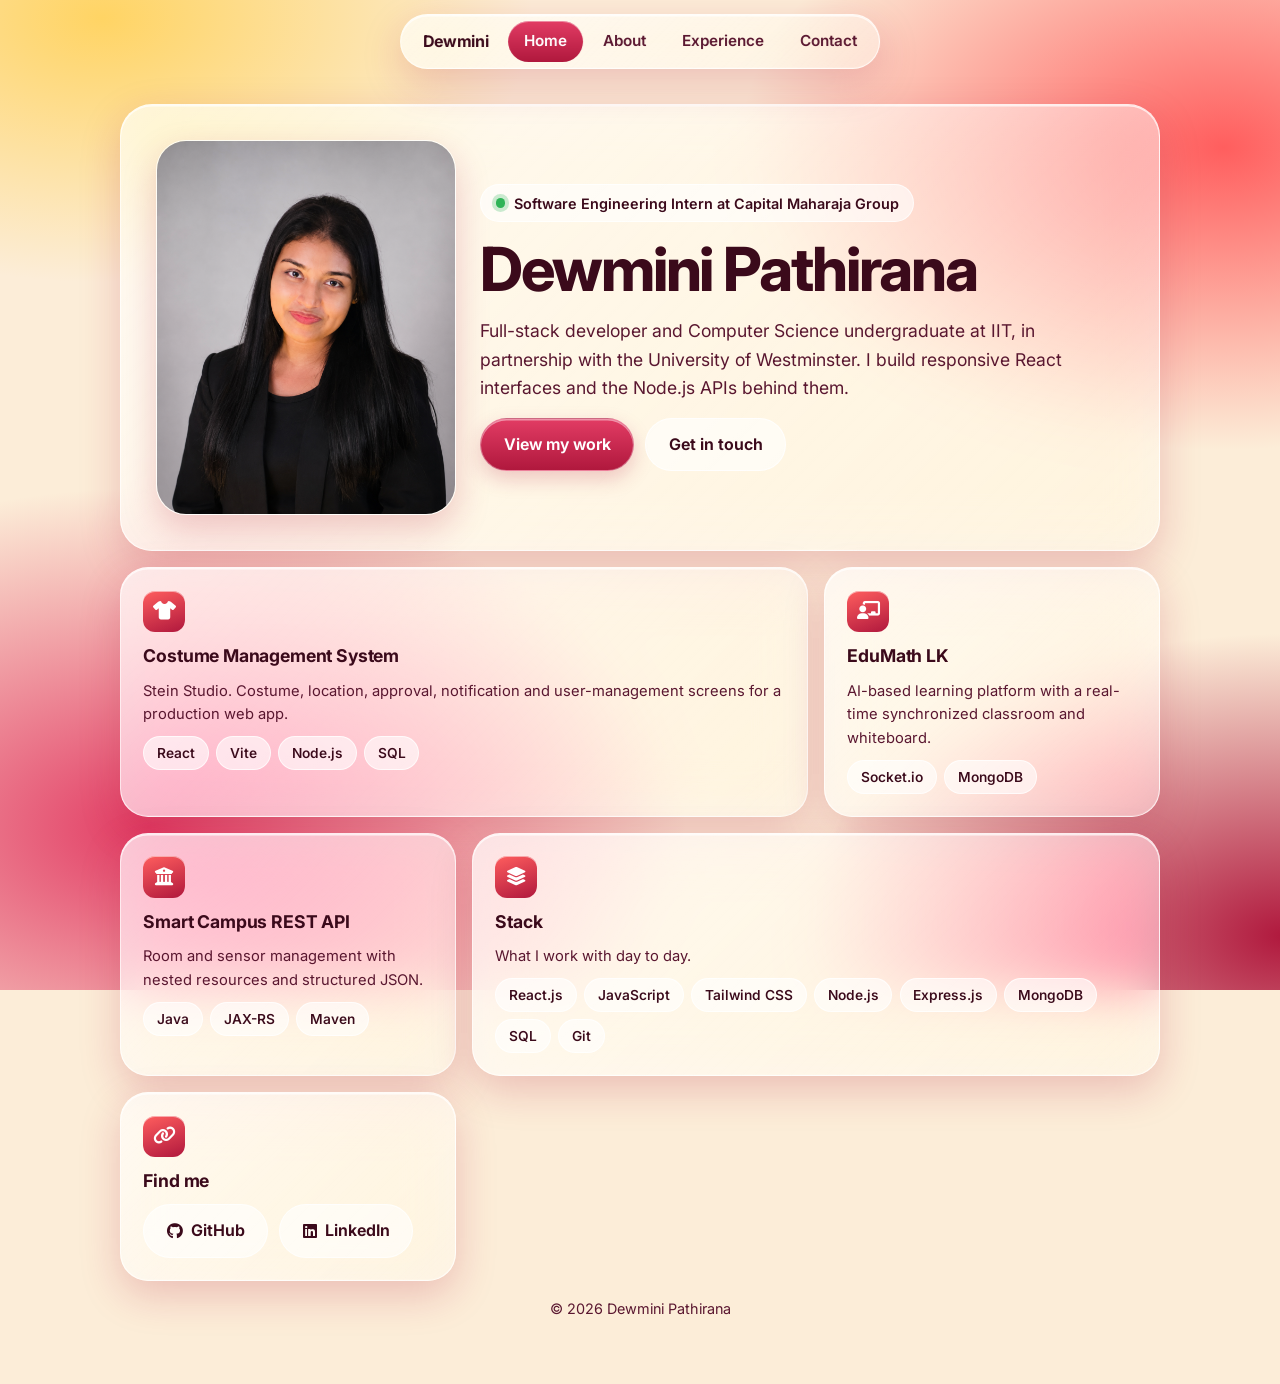
<file: pages/index.html>
<!DOCTYPE html>
<html lang="en">
<head>
<meta charset="UTF-8">
<meta name="viewport" content="width=device-width, initial-scale=1.0">
<meta name="theme-color" content="#E23C64">
<title>Dewmini Pathirana | Full-Stack Developer</title>
<link href="https://fonts.googleapis.com/css2?family=Inter:wght@400;500;600;700;800&display=swap" rel="stylesheet">
<link rel="stylesheet" href="https://cdnjs.cloudflare.com/ajax/libs/font-awesome/6.5.0/css/all.min.css">
<link rel="stylesheet" href="../css/style.css">
</head>
<body>
<header class="nav"><a class="brand" href="index.html">Dewmini</a><nav style="display:flex;gap:.25rem"><a class="tab" href="index.html" aria-current="page">Home</a><a class="tab" href="about.html">About</a><a class="tab" href="projects.html">Experience</a><a class="tab" href="contact.html">Contact</a></nav></header>
<main class="wrap">
<section class="card glass hero">
<img src="../images/Dewmini-Portfolio Home.png" alt="Portrait of Dewmini Pathirana">
<div class="text">
<span class="status">Software Engineering Intern at Capital Maharaja Group</span>
<h1>Dewmini Pathirana</h1>
<p class="sub">Full-stack developer and Computer Science undergraduate at IIT, in partnership with the University of Westminster. I build responsive React interfaces and the Node.js APIs behind them.</p>
<div class="row"><a class="btn primary" href="projects.html">View my work</a><a class="btn" href="contact.html">Get in touch</a></div>
</div></section>
<section class="bento" aria-label="Highlights">
<a href="projects.html" target="_blank" rel="noopener" class="widget glass wide"><div class="icon"><i class="fa-solid fa-shirt"></i></div><h3>Costume Management System</h3><p class="meta">Stein Studio. Costume, location, approval, notification and user-management screens for a production web app.</p><div class="chips"><span class="chip">React</span><span class="chip">Vite</span><span class="chip">Node.js</span><span class="chip">SQL</span></div></a>
<a href="https://github.com/Tharumika/edumathlk" target="_blank" rel="noopener" class="widget glass "><div class="icon"><i class="fa-solid fa-chalkboard-user"></i></div><h3>EduMath LK</h3><p class="meta">AI-based learning platform with a real-time synchronized classroom and whiteboard.</p><div class="chips"><span class="chip">Socket.io</span><span class="chip">MongoDB</span></div></a>
<a href="https://github.com/Dewmini24/SmartCampusAPI" target="_blank" rel="noopener" class="widget glass "><div class="icon"><i class="fa-solid fa-building-columns"></i></div><h3>Smart Campus REST API</h3><p class="meta">Room and sensor management with nested resources and structured JSON.</p><div class="chips"><span class="chip">Java</span><span class="chip">JAX-RS</span><span class="chip">Maven</span></div></a>
<div class="widget glass wide"><div class="icon"><i class="fa-solid fa-layer-group"></i></div><h3>Stack</h3><p class="meta">What I work with day to day.</p><div class="chips"><span class="chip">React.js</span><span class="chip">JavaScript</span><span class="chip">Tailwind CSS</span><span class="chip">Node.js</span><span class="chip">Express.js</span><span class="chip">MongoDB</span><span class="chip">SQL</span><span class="chip">Git</span></div></div>
<div class="widget glass"><div class="icon"><i class="fa-solid fa-link"></i></div><h3>Find me</h3>
<div class="row"><a class="btn" href="https://github.com/Dewmini24" target="_blank" rel="noopener"><i class="fa-brands fa-github"></i>GitHub</a>
<a class="btn" href="https://www.linkedin.com/in/dewmini-pathirana-28558a332/" target="_blank" rel="noopener"><i class="fa-brands fa-linkedin"></i>LinkedIn</a></div></div>
</section>
</main>
<footer>&copy; 2026 Dewmini Pathirana</footer>

</body>
</html>
</file>
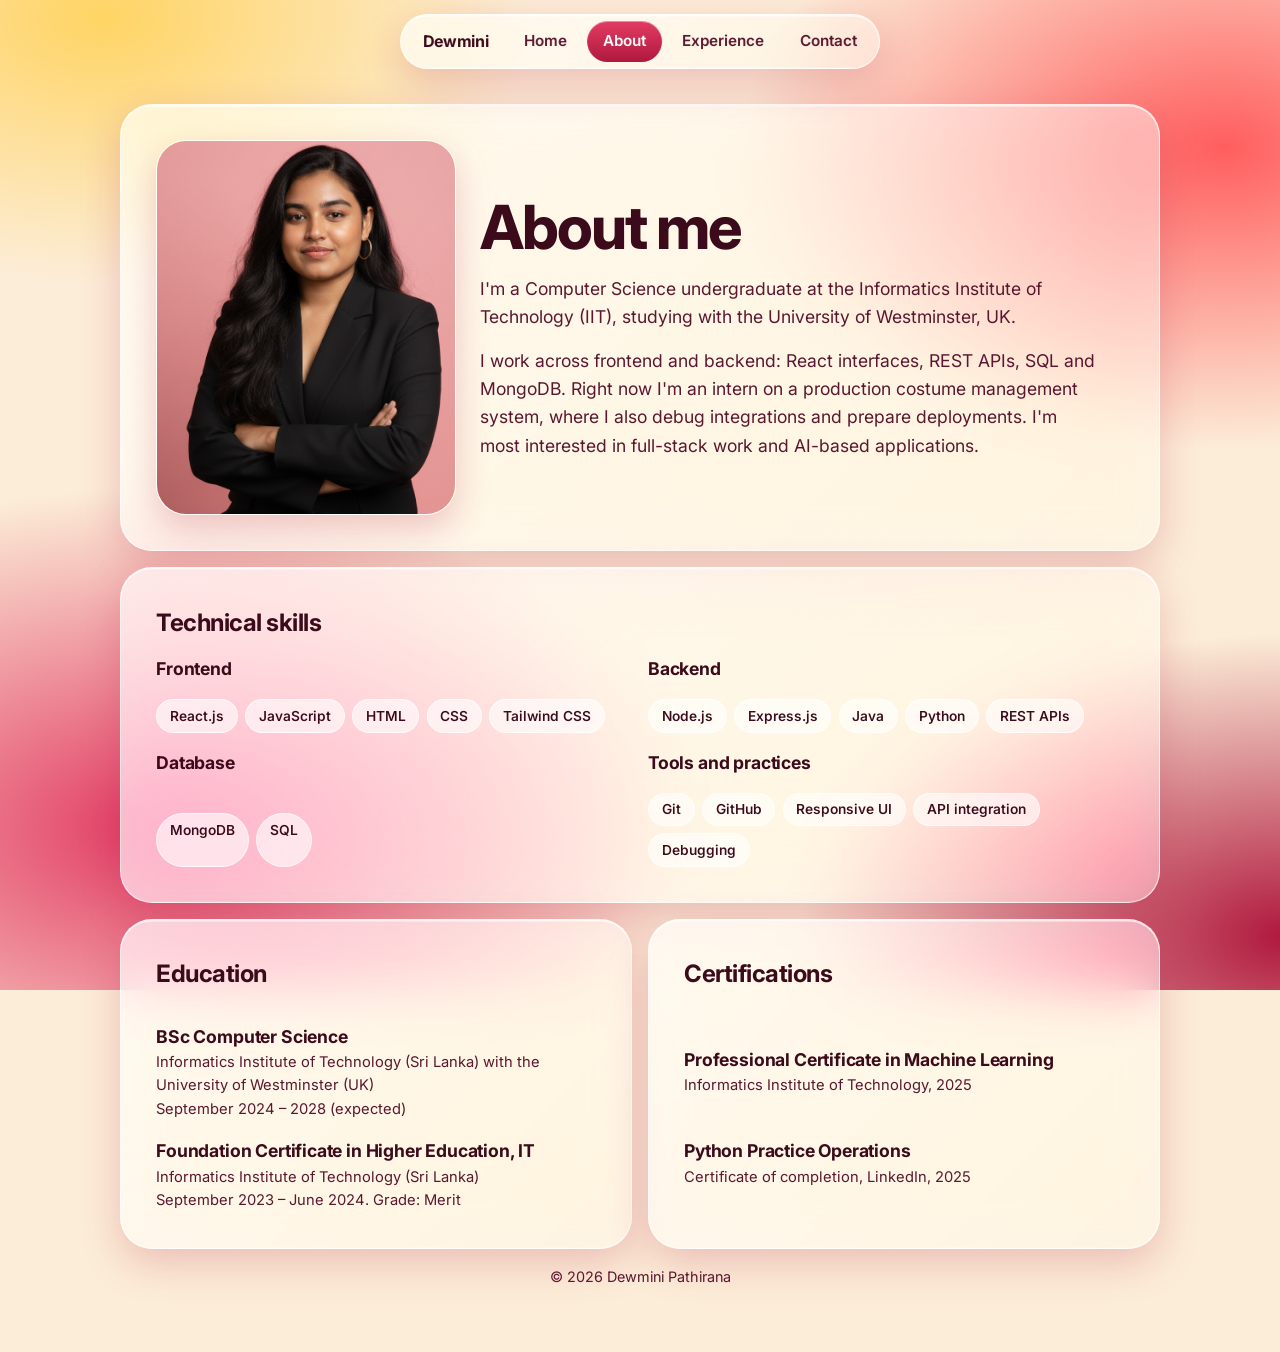
<file: pages/about.html>
<!DOCTYPE html>
<html lang="en">
<head>
<meta charset="UTF-8">
<meta name="viewport" content="width=device-width, initial-scale=1.0">
<meta name="theme-color" content="#E23C64">
<title>About | Dewmini Pathirana</title>
<link href="https://fonts.googleapis.com/css2?family=Inter:wght@400;500;600;700;800&display=swap" rel="stylesheet">
<link rel="stylesheet" href="https://cdnjs.cloudflare.com/ajax/libs/font-awesome/6.5.0/css/all.min.css">
<link rel="stylesheet" href="../css/style.css">
</head>
<body>
<header class="nav"><a class="brand" href="index.html">Dewmini</a><nav style="display:flex;gap:.25rem"><a class="tab" href="index.html">Home</a><a class="tab" href="about.html" aria-current="page">About</a><a class="tab" href="projects.html">Experience</a><a class="tab" href="contact.html">Contact</a></nav></header>
<main class="wrap">
<section class="card glass hero">
<img class="about-photo" src="../images/Dewmini-Portfolio About.png" alt="Dewmini Pathirana">
<div class="text"><h1>About me</h1>
<p class="sub">I'm a Computer Science undergraduate at the Informatics Institute of Technology (IIT), studying with the University of Westminster, UK.</p>
<p class="sub">I work across frontend and backend: React interfaces, REST APIs, SQL and MongoDB. Right now I'm an intern on a production costume management system, where I also debug integrations and prepare deployments. I'm most interested in full-stack work and AI-based applications.</p></div></section>
<section class="card glass"><h2>Technical skills</h2><div class="cols">
<div class="stack"><h3>Frontend</h3><div class="chips"><span class="chip">React.js</span><span class="chip">JavaScript</span><span class="chip">HTML</span><span class="chip">CSS</span><span class="chip">Tailwind CSS</span></div></div>
<div class="stack"><h3>Backend</h3><div class="chips"><span class="chip">Node.js</span><span class="chip">Express.js</span><span class="chip">Java</span><span class="chip">Python</span><span class="chip">REST APIs</span></div></div>
<div class="stack"><h3>Database</h3><div class="chips"><span class="chip">MongoDB</span><span class="chip">SQL</span></div></div>
<div class="stack"><h3>Tools and practices</h3><div class="chips"><span class="chip">Git</span><span class="chip">GitHub</span><span class="chip">Responsive UI</span><span class="chip">API integration</span><span class="chip">Debugging</span></div></div>
</div></section>
<section class="cols">
<div class="card glass stack"><h2>Education</h2>
<div><h3>BSc Computer Science</h3><p class="meta">Informatics Institute of Technology (Sri Lanka) with the University of Westminster (UK)<br>September 2024 – 2028 (expected)</p></div>
<div><h3>Foundation Certificate in Higher Education, IT</h3><p class="meta">Informatics Institute of Technology (Sri Lanka)<br>September 2023 – June 2024. Grade: Merit</p></div></div>
<div class="card glass stack"><h2>Certifications</h2>
<div><h3>Professional Certificate in Machine Learning</h3><p class="meta">Informatics Institute of Technology, 2025</p></div>
<div><h3>Python Practice Operations</h3><p class="meta">Certificate of completion, LinkedIn, 2025</p></div></div>
</section>
</main>
<footer>&copy; 2026 Dewmini Pathirana</footer>

</body>
</html>
</file>
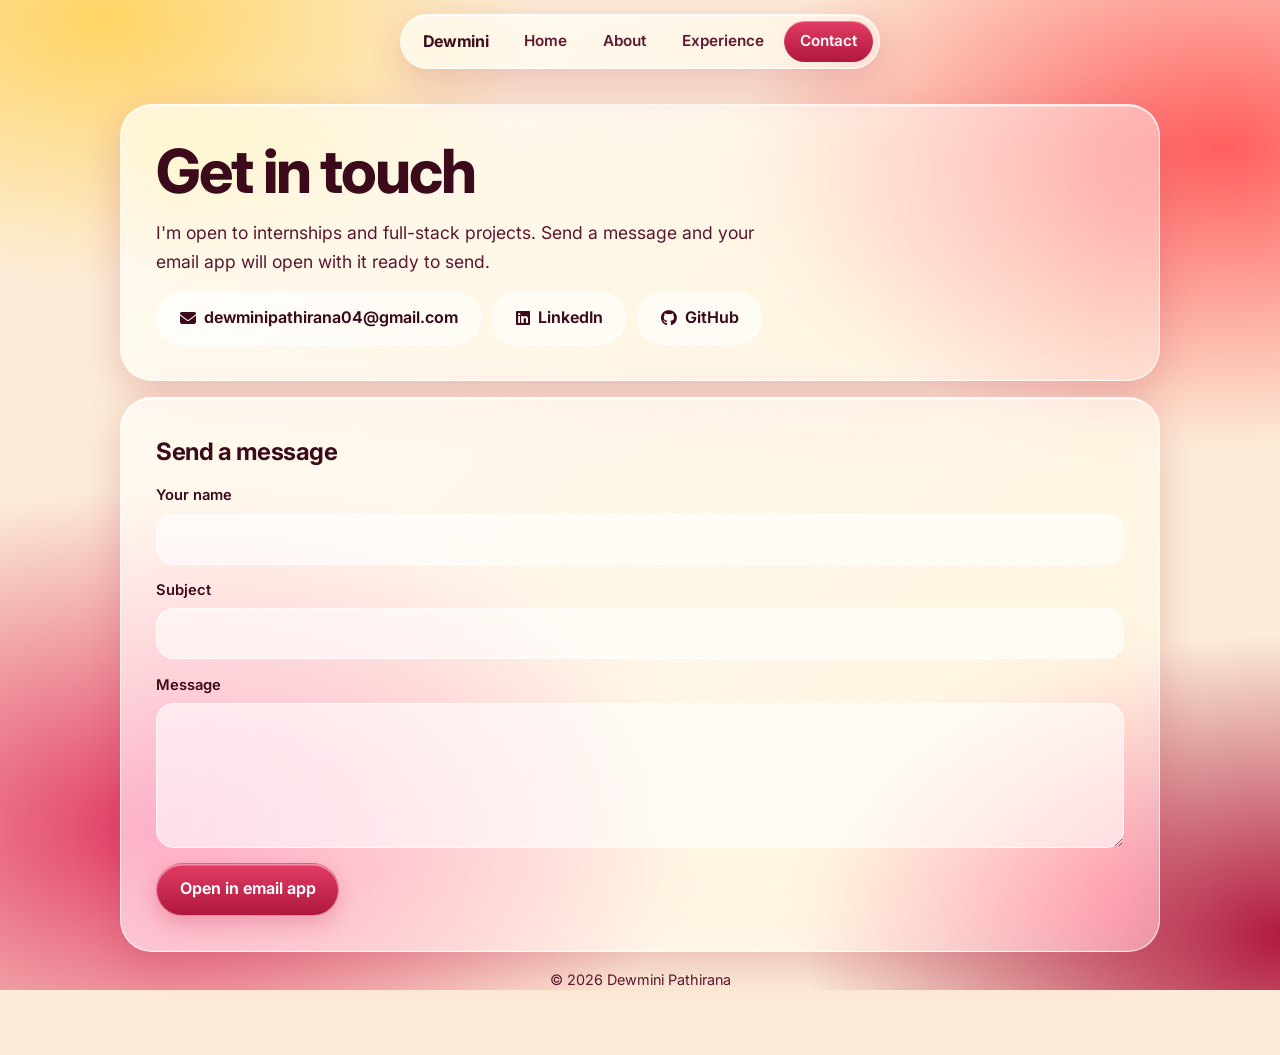
<file: pages/contact.html>
<!DOCTYPE html>
<html lang="en">
<head>
<meta charset="UTF-8">
<meta name="viewport" content="width=device-width, initial-scale=1.0">
<meta name="theme-color" content="#E23C64">
<title>Contact | Dewmini Pathirana</title>
<link href="https://fonts.googleapis.com/css2?family=Inter:wght@400;500;600;700;800&display=swap" rel="stylesheet">
<link rel="stylesheet" href="https://cdnjs.cloudflare.com/ajax/libs/font-awesome/6.5.0/css/all.min.css">
<link rel="stylesheet" href="../css/style.css">
</head>
<body>
<header class="nav"><a class="brand" href="index.html">Dewmini</a><nav style="display:flex;gap:.25rem"><a class="tab" href="index.html">Home</a><a class="tab" href="about.html">About</a><a class="tab" href="projects.html">Experience</a><a class="tab" href="contact.html" aria-current="page">Contact</a></nav></header>
<main class="wrap">
<section class="card glass stack"><h1>Get in touch</h1><p class="sub">I'm open to internships and full-stack projects. Send a message and your email app will open with it ready to send.</p>
<div class="row"><a class="btn" href="mailto:dewminipathirana04@gmail.com"><i class="fa-solid fa-envelope"></i>dewminipathirana04@gmail.com</a>
<a class="btn" href="https://www.linkedin.com/in/dewmini-pathirana-28558a332/" target="_blank" rel="noopener"><i class="fa-brands fa-linkedin"></i>LinkedIn</a>
<a class="btn" href="https://github.com/Dewmini24" target="_blank" rel="noopener"><i class="fa-brands fa-github"></i>GitHub</a></div></section>
<section class="card glass"><h2>Send a message</h2>
<form id="f"><label>Your name<input id="n" required autocomplete="name"></label>
<label>Subject<input id="s" required></label>
<label>Message<textarea id="m" rows="5" required></textarea></label>
<div><button class="btn primary" type="submit">Open in email app</button></div></form></section>
</main>
<footer>&copy; 2026 Dewmini Pathirana</footer>
<script>
document.getElementById("f").addEventListener("submit",function(e){e.preventDefault();
var n=document.getElementById("n").value,s=document.getElementById("s").value,m=document.getElementById("m").value;
location.href="mailto:dewminipathirana04@gmail.com?subject="+encodeURIComponent(s)+"&body="+encodeURIComponent(m+"\n\n"+n);});
</script>
</body>
</html>
</file>
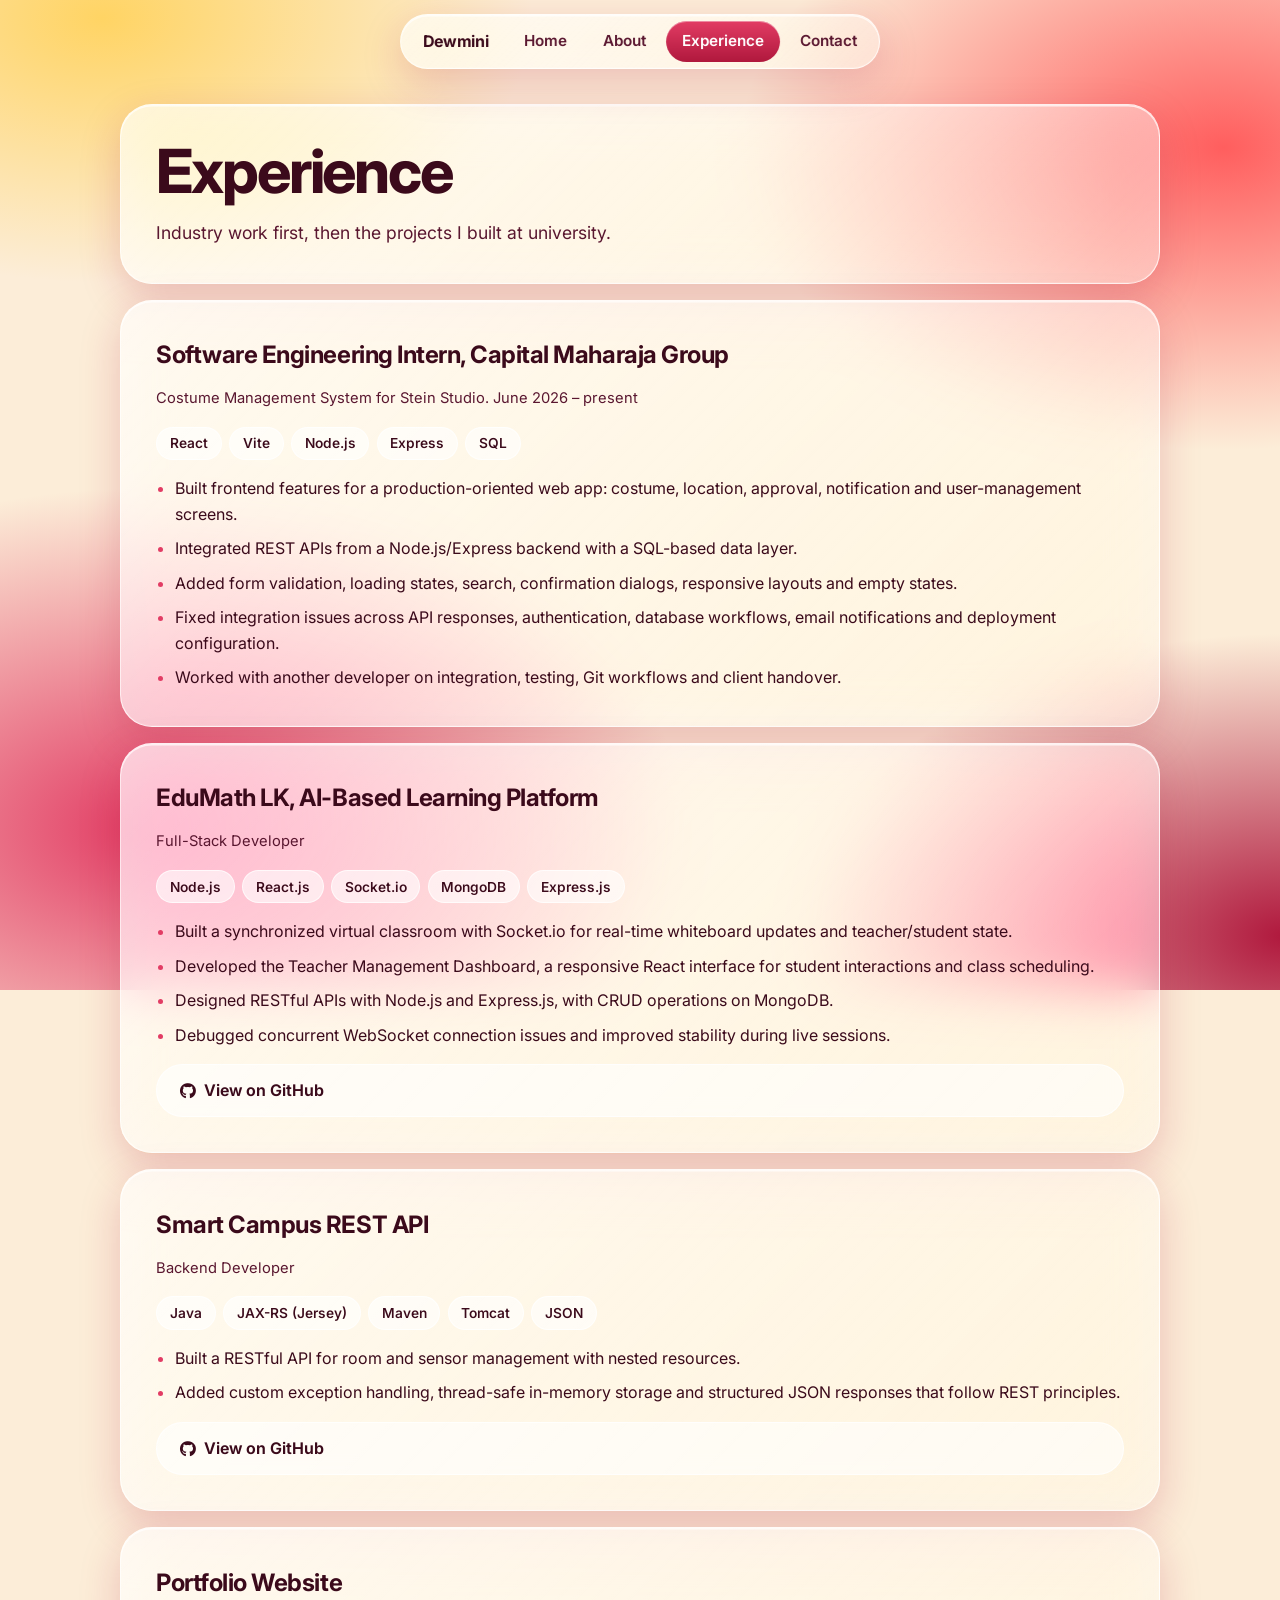
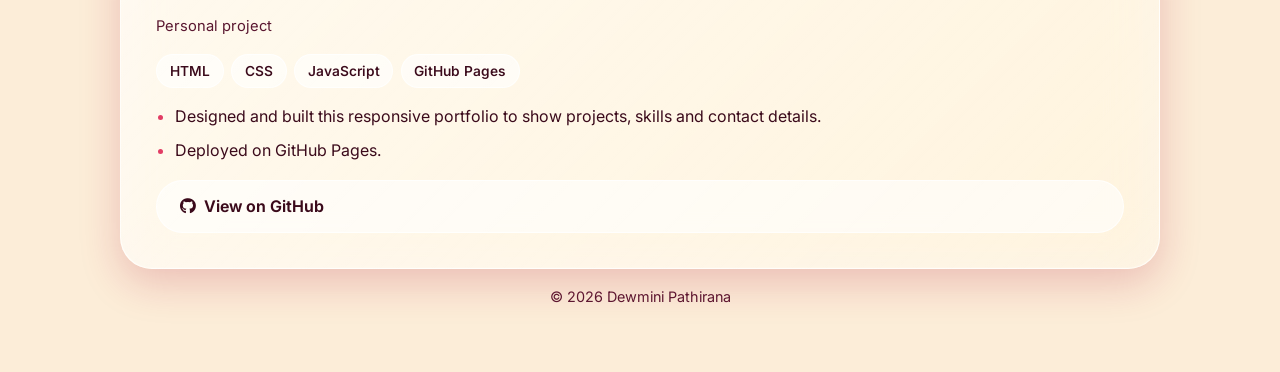
<file: pages/projects.html>
<!DOCTYPE html>
<html lang="en">
<head>
<meta charset="UTF-8">
<meta name="viewport" content="width=device-width, initial-scale=1.0">
<meta name="theme-color" content="#E23C64">
<title>Experience | Dewmini Pathirana</title>
<link href="https://fonts.googleapis.com/css2?family=Inter:wght@400;500;600;700;800&display=swap" rel="stylesheet">
<link rel="stylesheet" href="https://cdnjs.cloudflare.com/ajax/libs/font-awesome/6.5.0/css/all.min.css">
<link rel="stylesheet" href="../css/style.css">
</head>
<body>
<header class="nav"><a class="brand" href="index.html">Dewmini</a><nav style="display:flex;gap:.25rem"><a class="tab" href="index.html">Home</a><a class="tab" href="about.html">About</a><a class="tab" href="projects.html" aria-current="page">Experience</a><a class="tab" href="contact.html">Contact</a></nav></header>
<main class="wrap">
<section class="card glass stack"><h1>Experience</h1><p class="sub">Industry work first, then the projects I built at university.</p></section>
<article class="card glass stack"><div><h2>Software Engineering Intern, Capital Maharaja Group</h2><p class="meta">Costume Management System for Stein Studio. June 2026 – present</p></div><div class="chips"><span class="chip">React</span><span class="chip">Vite</span><span class="chip">Node.js</span><span class="chip">Express</span><span class="chip">SQL</span></div><ul class="list"><li>Built frontend features for a production-oriented web app: costume, location, approval, notification and user-management screens.</li><li>Integrated REST APIs from a Node.js/Express backend with a SQL-based data layer.</li><li>Added form validation, loading states, search, confirmation dialogs, responsive layouts and empty states.</li><li>Fixed integration issues across API responses, authentication, database workflows, email notifications and deployment configuration.</li><li>Worked with another developer on integration, testing, Git workflows and client handover.</li></ul></article>
<article class="card glass stack"><div><h2>EduMath LK, AI-Based Learning Platform</h2><p class="meta">Full-Stack Developer</p></div><div class="chips"><span class="chip">Node.js</span><span class="chip">React.js</span><span class="chip">Socket.io</span><span class="chip">MongoDB</span><span class="chip">Express.js</span></div><ul class="list"><li>Built a synchronized virtual classroom with Socket.io for real-time whiteboard updates and teacher/student state.</li><li>Developed the Teacher Management Dashboard, a responsive React interface for student interactions and class scheduling.</li><li>Designed RESTful APIs with Node.js and Express.js, with CRUD operations on MongoDB.</li><li>Debugged concurrent WebSocket connection issues and improved stability during live sessions.</li></ul><a class="btn" href="https://github.com/Tharumika/edumathlk" target="_blank" rel="noopener"><i class="fa-brands fa-github"></i>View on GitHub</a></article>
<article class="card glass stack"><div><h2>Smart Campus REST API</h2><p class="meta">Backend Developer</p></div><div class="chips"><span class="chip">Java</span><span class="chip">JAX-RS (Jersey)</span><span class="chip">Maven</span><span class="chip">Tomcat</span><span class="chip">JSON</span></div><ul class="list"><li>Built a RESTful API for room and sensor management with nested resources.</li><li>Added custom exception handling, thread-safe in-memory storage and structured JSON responses that follow REST principles.</li></ul><a class="btn" href="https://github.com/Dewmini24/SmartCampusAPI" target="_blank" rel="noopener"><i class="fa-brands fa-github"></i>View on GitHub</a></article>
<article class="card glass stack"><div><h2>Portfolio Website</h2><p class="meta">Personal project</p></div><div class="chips"><span class="chip">HTML</span><span class="chip">CSS</span><span class="chip">JavaScript</span><span class="chip">GitHub Pages</span></div><ul class="list"><li>Designed and built this responsive portfolio to show projects, skills and contact details.</li><li>Deployed on GitHub Pages.</li></ul><a class="btn" href="https://github.com/Dewmini24/Dewmini-portfolio" target="_blank" rel="noopener"><i class="fa-brands fa-github"></i>View on GitHub</a></article>
</main>
<footer>&copy; 2026 Dewmini Pathirana</footer>

</body>
</html>
</file>
<file: css/style.css>
/* Coral Wave + Liquid Glass */
:root{
  --cream:#FCEDD8; --sun:#FFD464; --coral:#FF5E5E; --rose:#E23C64; --crimson:#B0183D;
  --ink:#3b0a1b; --ink-2:#5a1730; --focus:#B0183D;
  --glass-a:rgba(255,255,255,.72); --glass-b:rgba(255,255,255,.42);
  --edge:rgba(255,255,255,.75); --shade:rgba(176,24,61,.22); --chip:rgba(255,255,255,.6);
  --font:-apple-system,BlinkMacSystemFont,"SF Pro Display","SF Pro Text","Inter","Segoe UI",system-ui,sans-serif;
}
@media (prefers-color-scheme:dark){:root{
  --cream:#2a0713; --sun:#7a4a12; --coral:#8f2335; --rose:#8e1f43; --crimson:#5c0f26;
  --ink:#FCEDD8; --ink-2:#f1c9c0; --focus:#FFD464;
  --glass-a:rgba(255,255,255,.14); --glass-b:rgba(255,255,255,.06);
  --edge:rgba(255,255,255,.28); --shade:rgba(0,0,0,.4); --chip:rgba(255,255,255,.12);}}
*{box-sizing:border-box;margin:0}
html{scroll-behavior:smooth}
body{font-family:var(--font);color:var(--ink);background:var(--cream);line-height:1.6;
  padding:6.5rem 1rem 3rem;min-height:100vh;-webkit-font-smoothing:antialiased}
body::before{content:"";position:fixed;inset:-10%;z-index:-1;
  background:radial-gradient(40% 35% at 15% 10%,var(--sun),transparent 70%),
  radial-gradient(45% 40% at 88% 22%,var(--coral),transparent 70%),
  radial-gradient(50% 45% at 18% 85%,var(--rose),transparent 70%),
  radial-gradient(45% 40% at 92% 95%,var(--crimson),transparent 70%),var(--cream);
  animation:drift 26s ease-in-out infinite alternate}
@keyframes drift{to{transform:translate3d(-2%,2%,0) scale(1.06)}}
a{color:inherit}
:focus-visible{outline:3px solid var(--focus);outline-offset:3px;border-radius:12px}
.wrap{max-width:1040px;margin:0 auto;display:grid;gap:1rem}

/* glass */
.glass,.nav{background:linear-gradient(135deg,var(--glass-a),var(--glass-b));
  -webkit-backdrop-filter:blur(26px) saturate(180%);backdrop-filter:blur(26px) saturate(180%);
  border:1px solid var(--edge);
  box-shadow:inset 0 1.5px 0 rgba(255,255,255,.7),inset 0 -1px 0 rgba(255,255,255,.12),0 14px 40px var(--shade)}
.card{border-radius:32px;padding:1.6rem}

/* floating nav */
.nav{position:fixed;top:14px;left:50%;transform:translateX(-50%);z-index:10;display:flex;
  align-items:center;gap:.25rem;padding:.35rem;border-radius:999px;max-width:calc(100% - 1.5rem)}
.nav .brand{font-weight:700;text-decoration:none;padding:.5rem 1rem;letter-spacing:-.02em}
.nav a.tab{text-decoration:none;font-weight:600;font-size:.95rem;padding:.5rem 1rem;border-radius:999px;color:var(--ink-2);transition:background .2s}
.nav a.tab:hover{background:var(--chip)}
.nav a.tab[aria-current=page]{background:linear-gradient(180deg,var(--rose),var(--crimson));color:#fff;box-shadow:inset 0 1px 0 rgba(255,255,255,.4)}

/* type */
h1{font-size:clamp(2.3rem,6vw,3.8rem);line-height:1.04;letter-spacing:-.035em;font-weight:750}
h2{font-size:1.5rem;letter-spacing:-.02em;margin-bottom:.8rem}
h3{font-size:1.1rem;letter-spacing:-.01em}
.sub{color:var(--ink-2);font-size:1.1rem;max-width:56ch}
.meta{color:var(--ink-2);font-size:.92rem}

/* hero */
.hero{display:grid;gap:1.5rem;align-items:center}
.hero img{width:100%;max-width:300px;aspect-ratio:4/5;object-fit:cover;object-position:top;border-radius:30px;
  border:1px solid var(--edge);box-shadow:0 14px 34px var(--shade)}
.hero .text{display:grid;gap:1rem;justify-items:start}
.status{display:inline-flex;gap:.55rem;align-items:center;padding:.4rem .9rem;border-radius:999px;background:var(--chip);
  border:1px solid var(--edge);font-size:.9rem;font-weight:600}
.status::before{content:"";width:.6rem;height:.6rem;border-radius:50%;background:#2fb457;box-shadow:0 0 0 4px rgba(47,180,87,.25)}
.row{display:flex;flex-wrap:wrap;gap:.7rem}
.btn{display:inline-flex;align-items:center;gap:.5rem;text-decoration:none;font:inherit;font-weight:650;cursor:pointer;
  padding:.8rem 1.4rem;border-radius:999px;border:1px solid var(--edge);color:var(--ink);background:var(--chip);
  transition:transform .15s}
.btn:active{transform:scale(.97)}
.btn.primary{color:#fff;border-color:rgba(255,255,255,.35);
  background:linear-gradient(180deg,var(--rose),var(--crimson));box-shadow:inset 0 1.5px 0 rgba(255,255,255,.45),0 8px 20px var(--shade)}

/* widgets */
.bento{display:grid;gap:1rem}
.widget{border-radius:28px;padding:1.4rem;display:grid;gap:.6rem;align-content:start;text-decoration:none}
a.widget{transition:transform .2s}
a.widget:hover{transform:translateY(-3px)}
.icon{width:2.6rem;height:2.6rem;border-radius:12px;display:grid;place-items:center;color:#fff;font-size:1.15rem;
  background:linear-gradient(160deg,var(--coral),var(--crimson));box-shadow:inset 0 1px 0 rgba(255,255,255,.5)}
.chips{display:flex;flex-wrap:wrap;gap:.45rem}
.chip{padding:.3rem .8rem;border-radius:999px;background:var(--chip);border:1px solid var(--edge);font-size:.86rem;font-weight:560}
.list{padding-left:1.2rem;display:grid;gap:.55rem}
.list li::marker{color:var(--rose)}
.stack{display:grid;gap:1rem}
.cols{display:grid;gap:1rem}
.about-photo{width:100%;max-width:260px;aspect-ratio:1;object-fit:cover;border-radius:30px;border:1px solid var(--edge)}

/* form */
form{display:grid;gap:.9rem}
label{font-weight:600;font-size:.92rem;display:grid;gap:.35rem}
input,textarea{font:inherit;color:var(--ink);padding:.8rem 1rem;border-radius:18px;border:1px solid var(--edge);
  background:var(--chip);width:100%}
input::placeholder,textarea::placeholder{color:var(--ink-2);opacity:.7}
footer{text-align:center;color:var(--ink-2);font-size:.9rem;padding:1rem}

@media (min-width:640px){.bento,.cols{grid-template-columns:repeat(2,1fr)}.hero{grid-template-columns:300px 1fr}.card{padding:2.2rem}}
@media (min-width:920px){.bento{grid-template-columns:repeat(3,1fr)}.wide{grid-column:span 2}}
@media (max-width:639px){
  body{padding-top:1.2rem;padding-bottom:6.5rem}
  .nav{top:auto;bottom:14px}.nav .brand{display:none}.nav a.tab{padding:.6rem .9rem}}
@media (prefers-reduced-motion:reduce){body::before{animation:none}*{transition:none!important}}
</file>
